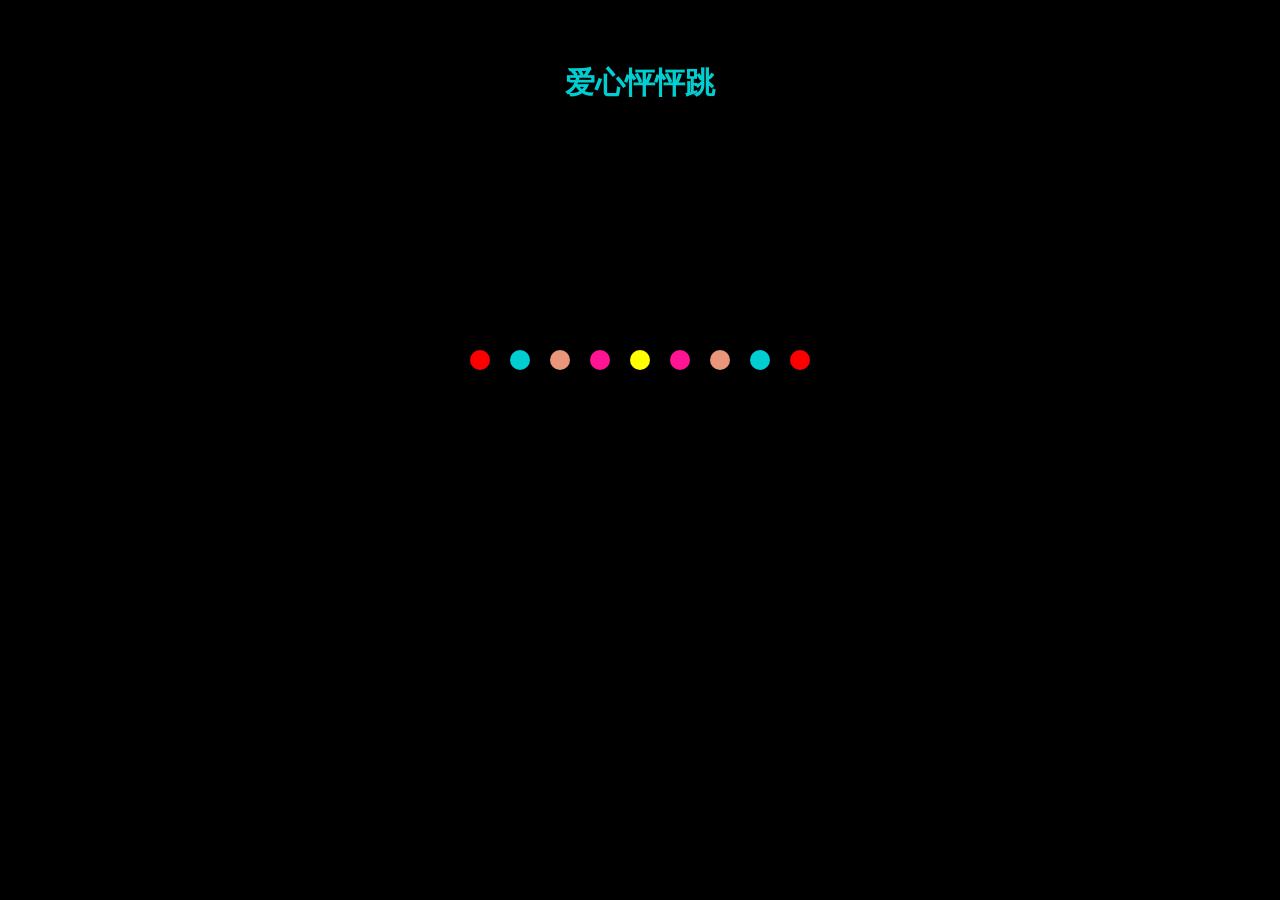
<file: HTML CSS 爱心怦怦跳/index.html>
<!DOCTYPE html>
<html lang="zh-CN">
  <head>
    <meta charset="UTF-8" />
    <meta name="viewport" content="width=device-width, initial-scale=1.0" />
    <title>HTML+CSS 爱心怦怦跳</title>
    <link rel="stylesheet" href="css/index.css" />
  </head>
  <body>
    <ul>
      <li></li>
      <li></li>
      <li></li>
      <li></li>
      <li></li>
      <li></li>
      <li></li>
      <li></li>
      <li></li>
    </ul>
  </body>
</html>
</file>
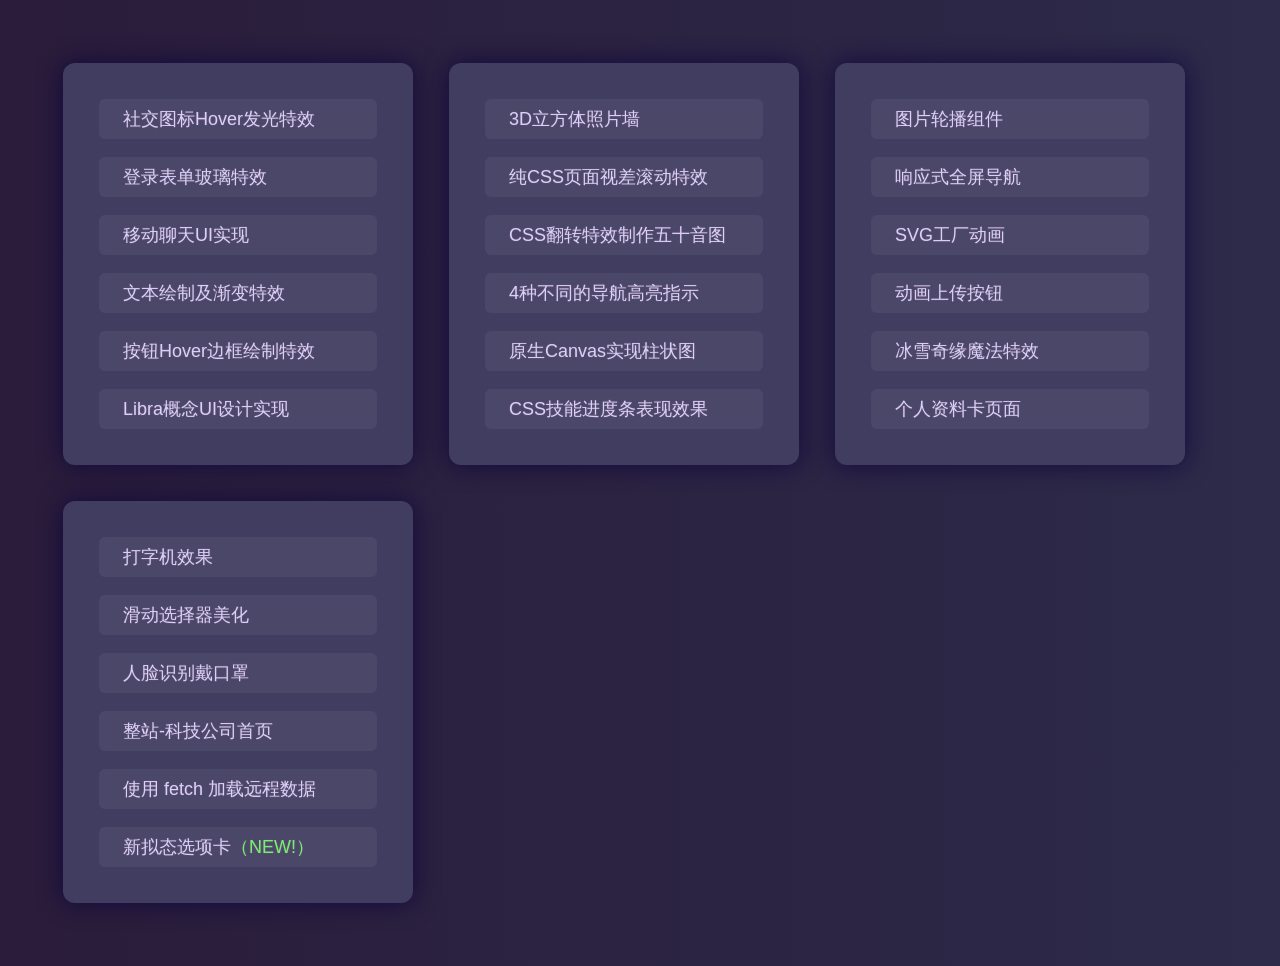
<file: 常用样式/index.html>
<!DOCTYPE html>
<html lang="en">
  <head>
    <meta charset="UTF-8" />
    <meta name="viewport" content="width=device-width, initial-scale=1.0" />
    <meta http-equiv="X-UA-Compatible" content="ie=edge" />
    <link rel="stylesheet" href="style.css" />
    <title>HTML and CSS Examples</title>
  </head>
  <body>
    <main>
      <div class="card">
        <ul>
          <li>
            <a href="01-social-icon-hover-glow-effect">社交图标Hover发光特效</a>
          </li>
          <li>
            <a href="02-login-form-glass-effect">登录表单玻璃特效</a>
          </li>
          <li>
            <a href="03-chatting-ui">移动聊天UI实现</a>
          </li>
          <li>
            <a href="04-svg-text-drawing-effect">文本绘制及渐变特效</a>
          </li>
          <li>
            <a href="05-button-hover-border-drawing-effect"
              >按钮Hover边框绘制特效</a
            >
          </li>
          <li>
            <a href="06-libra-ui-concept/">Libra概念UI设计实现</a>
          </li>
        </ul>
      </div>
      <div class="card">
        <ul>
          <li>
            <a href="07-3d-cubic-images">3D立方体照片墙</a>
          </li>
          <li>
            <a href="08-parallax-scrolling">纯CSS页面视差滚动特效</a>
          </li>
          <li>
            <a href="09-japanese-pronunciation">CSS翻转特效制作五十音图</a>
          </li>
          <li>
            <a href="10-navigation-bar">4种不同的导航高亮指示</a>
          </li>
          <li>
            <a href="11-canvas-bar-chart">原生Canvas实现柱状图</a>
          </li>
          <li>
            <a href="12-skill-progress-bar">CSS技能进度条表现效果</a>
          </li>
        </ul>
      </div>
      <div class="card">
        <ul>
          <li>
            <a href="14-image-slider">图片轮播组件</a>
          </li>
          <li>
            <a href="15-responsive-navbar/">响应式全屏导航</a>
          </li>
          <li>
            <a href="16-svg-animation-truck/">SVG工厂动画</a>
          </li>
          <li>
            <a href="17-upload-button/">动画上传按钮</a>
          </li>
          <li>
            <a href="18-elsa-magic-effect/">冰雪奇缘魔法特效</a>
          </li>
          <li>
            <a href="19-profile-card/">个人资料卡页面</a>
          </li>
        </ul>
      </div>
      <div class="card">
        <ul>
          <li>
            <a href="20-typewritter-effect/">打字机效果</a>
          </li>
          <li>
            <a href="21-range-slider/">滑动选择器美化</a>
          </li>
          <li>
            <a href="22-face-reco-mask/">人脸识别戴口罩</a>
          </li>
          <li>
            <a href="23-fullwebsite-design-agency/">整站-科技公司首页</a>
          </li>
          <li>
            <a href="24-fetch-get-data/">使用 fetch 加载远程数据</a>
          </li>
          <li>
            <a href="25-neumorphism-tabs/"
              >新拟态选项卡<span style="color: #74f174">（NEW!）</span></a
            >
          </li>
        </ul>
      </div>
    </main>
  </body>
</html>
</file>
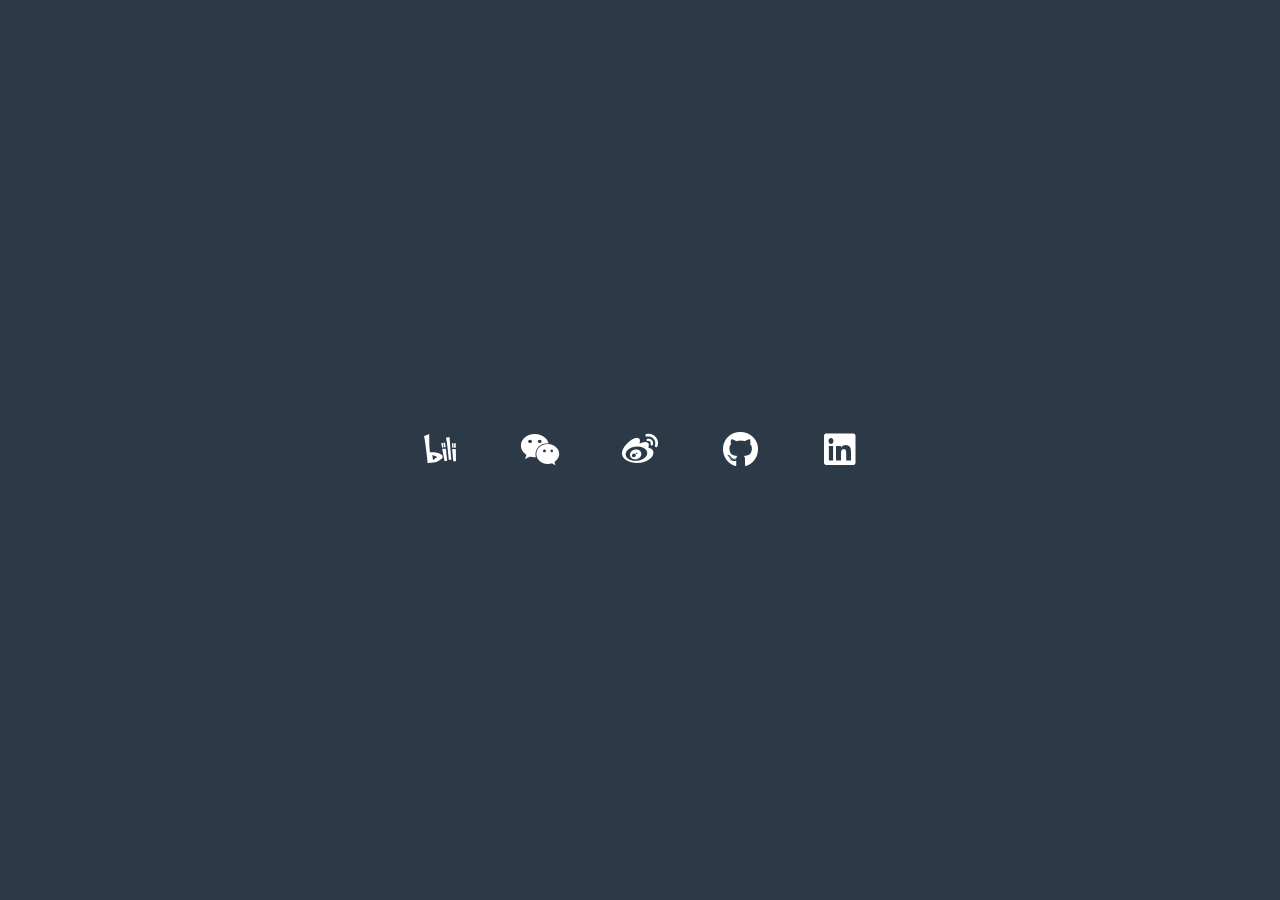
<file: 常用样式/01-social-icon-hover-glow-effect/index.html>
<!DOCTYPE html>
<html lang="en">
  <head>
    <meta charset="UTF-8" />
    <meta name="viewport" content="width=device-width, initial-scale=1.0" />
    <meta http-equiv="X-UA-Compatible" content="ie=edge" />
    <link
      href="https://cdn.bootcss.com/font-awesome/5.11.2/css/all.css"
      rel="stylesheet"
    />
    <link rel="stylesheet" href="style.css" />
    <title>社交按钮分享hover发光特效</title>
  </head>
  <body>
    <main>
      <ul>
        <li>
          <a href=""><img src="bilibili.svg" alt="" class="svg-icon"/></a>
        </li>
        <li>
          <a href=""><i class="fab fa-weixin"></i></a>
        </li>
        <li>
          <a href=""><i class="fab fa-weibo"></i></a>
        </li>
        <li>
          <a href=""><i class="fab fa-github"></i></a>
        </li>
        <li>
          <a href=""><i class="fab fa-linkedin"></i></a>
        </li>
      </ul>
    </main>
  </body>
</html>
</file>
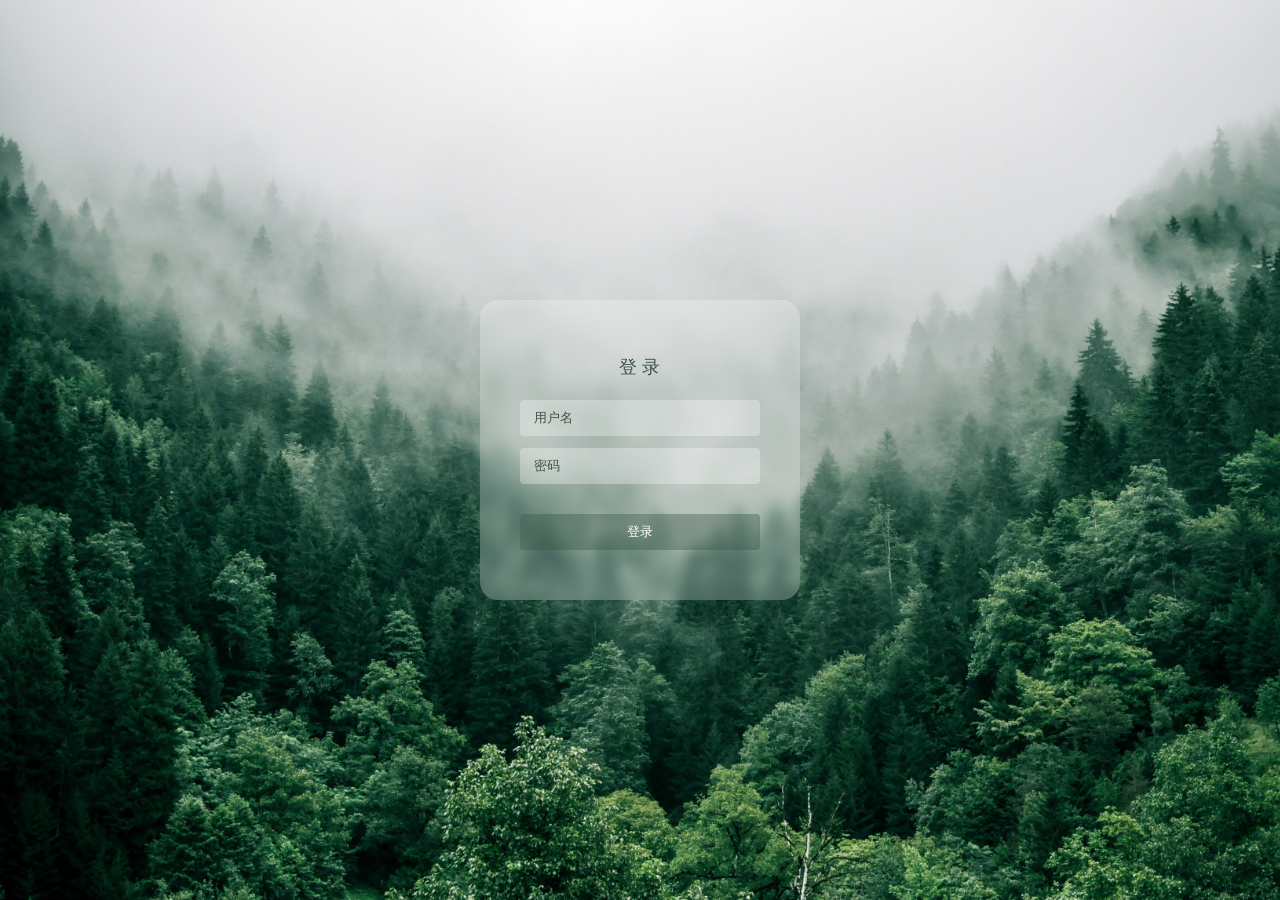
<file: 常用样式/02-login-form-glass-effect/index.html>
<!DOCTYPE html>
<html lang="en">
  <head>
    <meta charset="UTF-8" />
    <meta
      name="viewport"
      content="width=device-width, initial-scale=1.0"
    />
    <meta
      http-equiv="X-UA-Compatible"
      content="ie=edge"
    />
    <link rel="stylesheet" href="style.css" />
    <title>Static Template</title>
  </head>
  <body>
    <div class="container">
        <form action="#" class="login-form">
          <h2>登 录</h2>
          <input
            type="text"
            name="username"
            placeholder="用户名"
          />
          <input
            type="password"
            name="password"
            placeholder="密码"
          />
          <button type="submit">登录</button>
        </form>
      </div>
    </div>
  </body>
</html>
</file>
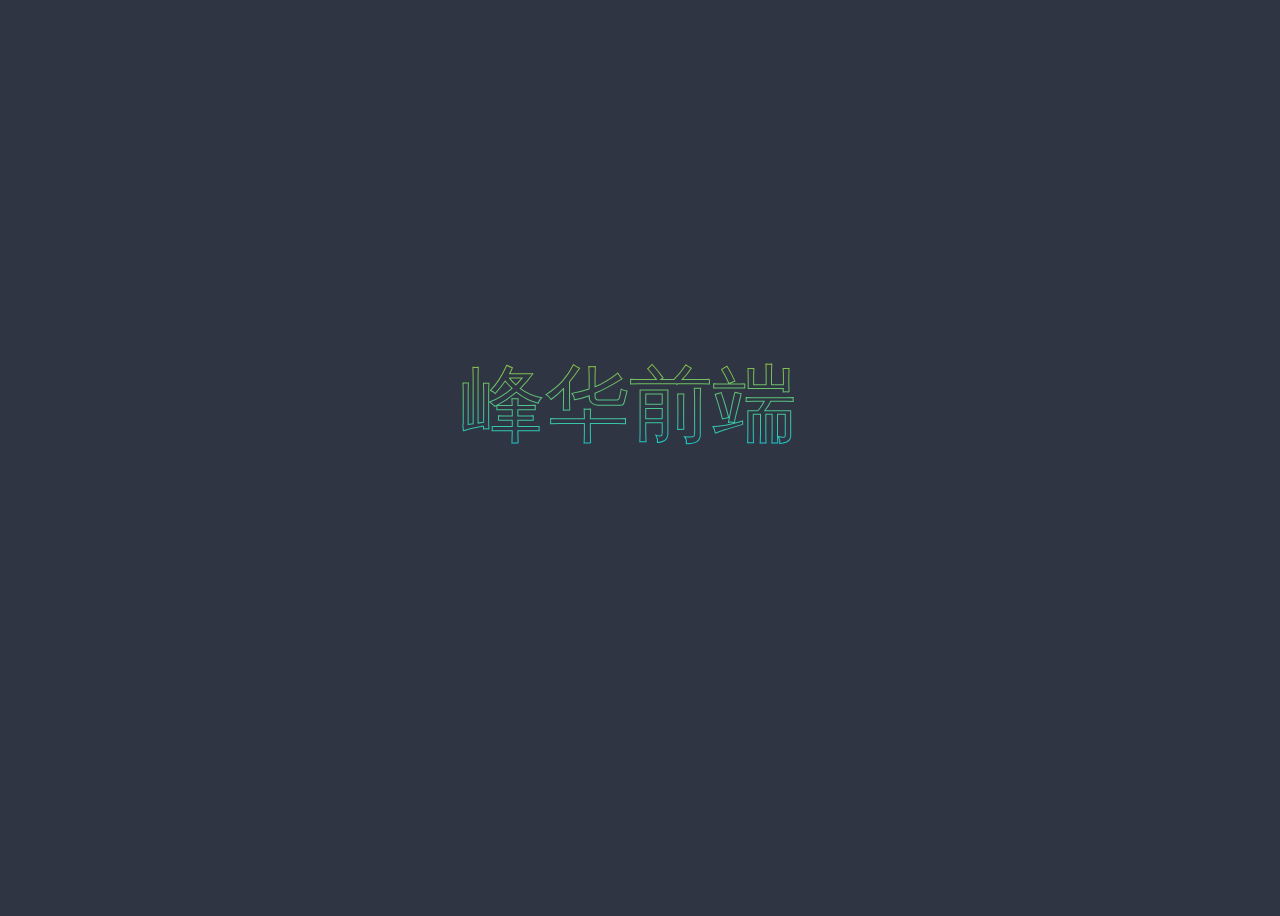
<file: 常用样式/04-svg-text-drawing-effect/index.html>
<!DOCTYPE html>
<html lang="en">
  <head>
    <meta charset="UTF-8" />
    <meta name="viewport" content="width=device-width, initial-scale=1.0" />
    <meta http-equiv="X-UA-Compatible" content="ie=edge" />
    <link rel="stylesheet" href="style.css" />
    <title>Static Template</title>
  </head>
  <body>
    <div class="container">
      <svg width="375" height="250" class="text">
        <!-- 定义渐变颜色 -->
        <defs>
          <linearGradient id="geekColor" gradientTransform="rotate(90)">
            <stop offset="0%" stop-color="#91bd3a">
              <!-- 渐变动画 -->
              <animate
                attributeName="stop-color"
                values="#91bd3a;#12cad6;#91bd3a"
                dur="10s"
                begin="3s"
                repeatCount="indefinite"
              ></animate>
            </stop>

            <stop offset="100%" stop-color="#12cad6">
              <animate
                attributeName="stop-color"
                values="#12cad6;#91bd3a;#12cad6"
                dur="10s"
                begin="3s"
                repeatCount="indefinite"
              ></animate>
            </stop>
          </linearGradient>
        </defs>

        <text class="logo_text" x="0" y="100">
          峰华前端
        </text>
      </svg>
    </div>
  </body>
</html>
</file>
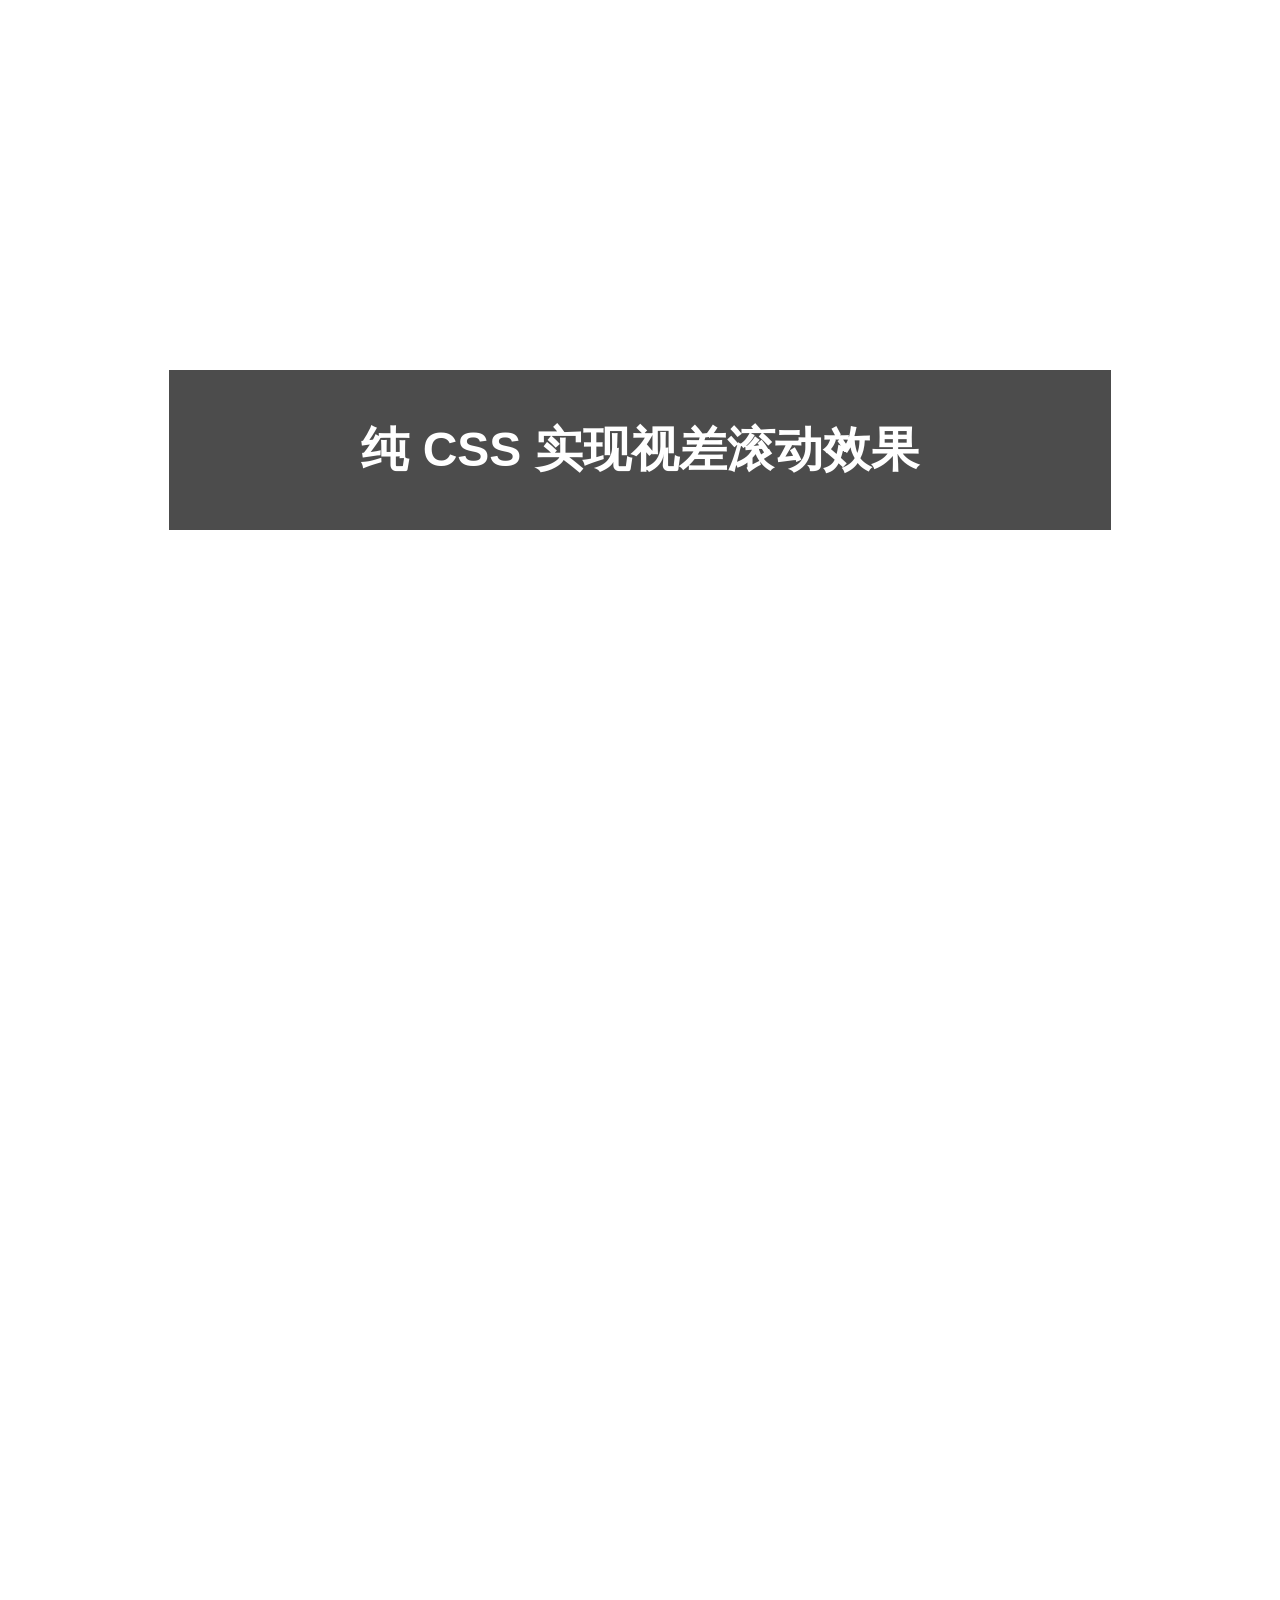
<file: 常用样式/08-parallax-scrolling/index.html>
<!DOCTYPE html>
<html lang="en">
  <head>
    <meta charset="UTF-8" />
    <meta name="viewport" content="width=device-width, initial-scale=1.0" />
    <meta http-equiv="X-UA-Compatible" content="ie=edge" />
    <link rel="stylesheet" href="style.css" />
    <title>Document</title>
  </head>
  <body>
    <header>
      <h1>纯 CSS 实现视差滚动效果</h1>
    </header>
    <main>
      <article>
        <p>
          《洛神赋》是中国三国时期曹魏文学家曹植创作的辞赋名篇。此赋虚构了作者自己与洛神的邂逅和彼此间的思慕爱恋，洛神形象美丽绝伦，人神之恋飘渺迷离，但由于人神道殊而不能结合，最后抒发了无限的悲伤怅惘之情。全篇大致可分为六段：第一段写作者从洛阳回封地时，在恍惚之际看到洛神伫立山崖；第二段写洛神容仪服饰之美；第三段写作者爱慕洛神既识礼仪又善言辞，虽相互赠答，但担心遇合受阻；第四段写洛神为“君王”之诚所感后将来而未至的情状和举动；第五段写洛神来临扈从之多，终以人神道殊，含恨离去；第六段写洛神去后作者对顾望思慕不忍离去的深情。全赋辞采华美，描写细腻，想象丰富，情思绻缱，若有寄托。
        </p>
        <p>
          黄初三年，余朝京师，还济洛川。古人有言，斯水之神，名曰宓妃。感宋玉对楚王神女之事，遂作斯赋。其辞曰：余从京域，言归东藩。背伊阙，越轘辕，经通谷，陵景山。日既西倾，车殆马烦。尔乃税驾乎蘅皋，秣驷乎芝田，容与乎阳林，流眄乎洛川。于是精移神骇，忽焉思散。俯则末察，仰以殊观，睹一丽人，于岩之畔。乃援御者而告之曰：“尔有觌于彼者乎？彼何人斯？若此之艳也！”御者对曰：“臣闻河洛之神，名曰宓妃。然则君王所见，无乃日乎？其状若何？臣愿闻之。”余告之曰：“其形也，翩若惊鸿，婉若游龙。荣曜秋菊，华茂春松。仿佛兮若轻云之蔽月，飘摇兮若流风之回雪。远而望之，皎若太阳升朝霞；迫而察之，灼若芙蕖出渌波。秾纤得衷，修短合度。肩若削成，腰如约素。延颈秀项，皓质呈露。芳泽无加，铅华弗御。云髻峨峨，修眉联娟。丹唇外朗，皓齿内鲜，明眸善睐，靥辅承权。瑰姿艳逸，仪静体闲。柔情绰态，媚于语言。奇服旷世，骨像应图。披罗衣之璀粲兮，珥瑶碧之华琚。戴金翠之首饰，缀明珠以耀躯。践远游之文履，曳雾绡之轻裾。微幽兰之芳蔼兮，步踟蹰于山隅。于是忽焉纵体，以遨以嬉。左倚采旄，右荫桂旗。壤皓腕于神浒兮，采湍濑之玄芝。余情悦其淑美兮，心振荡而不怡。无良媒以接欢兮，托微波而通辞。愿诚素之先达兮，解玉佩以要之。嗟佳人之信修，羌习礼而明诗。抗琼［王弟］以和予兮，指潜渊而为期。执眷眷之款实兮，惧斯灵之我欺。感交甫之弃言兮，怅犹豫而狐疑。收和颜而静志兮，申礼防以自持。于是洛灵感焉，徙倚彷徨，神光离合，乍阴乍阳。竦轻躯以鹤立，若将飞而未翔。践椒涂之郁烈，步蘅薄而流芳。超长吟以永慕兮，声哀厉而弥长。尔乃众灵杂遢，命俦啸侣，或戏清流，或翔神渚，或采明珠，或拾翠羽。从南湘之二妃，携汉滨之游女。叹匏瓜之无匹兮，咏牵牛之独处。扬轻袿之猗靡兮，翳修袖以延伫。休迅飞凫，飘忽若神，陵波微步，罗袜生尘。动无常则，若危若安。进止难期，若往若还。转眄流精，光润玉颜。含辞未吐，气若幽兰。华容婀娜，令我忘餐。于是屏翳收风，川后静波。冯夷鸣鼓，女娲清歌。腾文鱼以警乘，鸣玉鸾以偕逝。六龙俨其齐首，载云车之容裔，鲸鲵踊而夹毂，水禽翔而为卫。于是越北沚。过南冈，纡素领，回清阳，动朱唇以徐言，陈交接之大纲。恨人神之道殊兮，怨盛年之莫当。抗罗袂以掩涕兮，泪流襟之浪浪。悼良会之永绝兮。哀一逝而异乡。无微情以效爱兮，献江南之明。虽潜处于太阳，长寄心于君王。忽不悟其所舍，怅神宵而蔽光。于是背下陵高，足往神留，遗情想像，顾望怀愁。冀灵体之复形，御轻舟而上溯。浮长川而忘返，思绵绵督。夜耿耿而不寐，沾繁霜而至曙。命仆夫而就驾，吾将归乎东路。揽騑辔以抗策，怅盘桓而不能去。
        </p>
      </article>
    </main>
  </body>
</html>
</file>
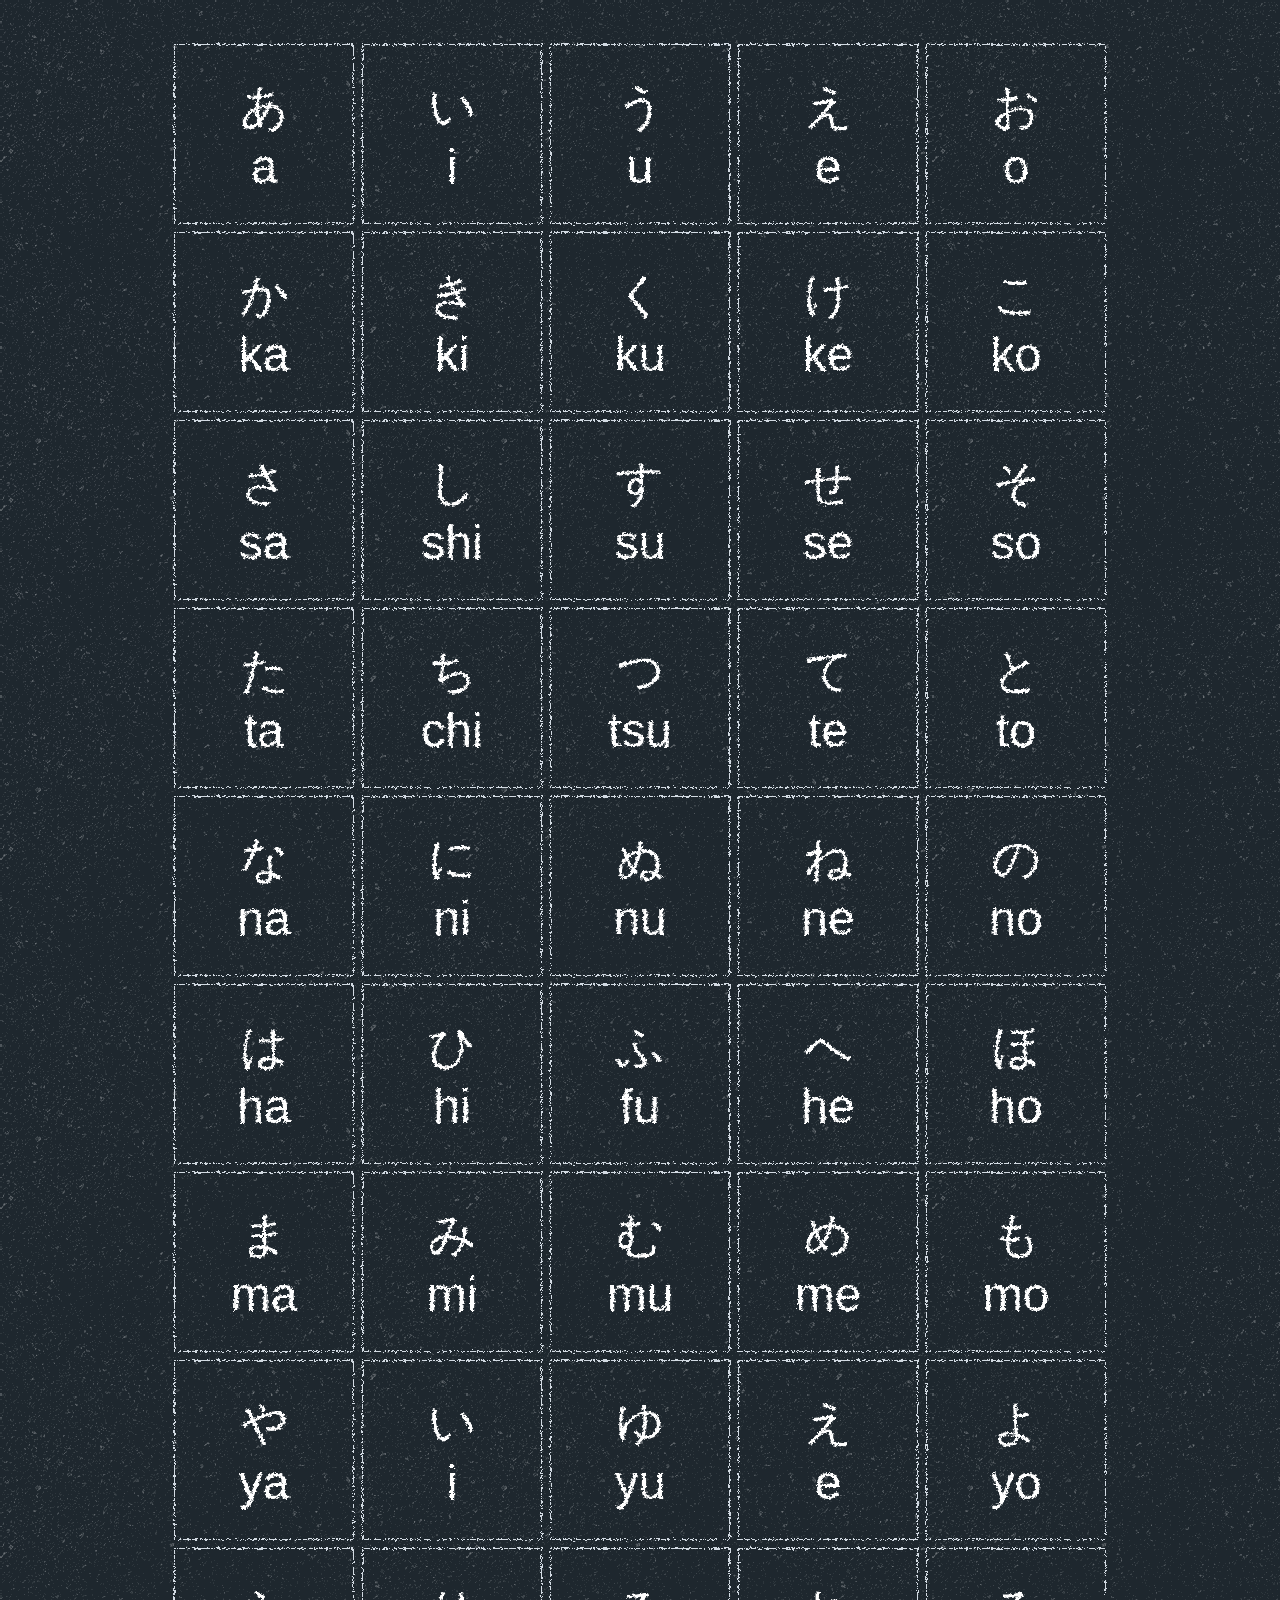
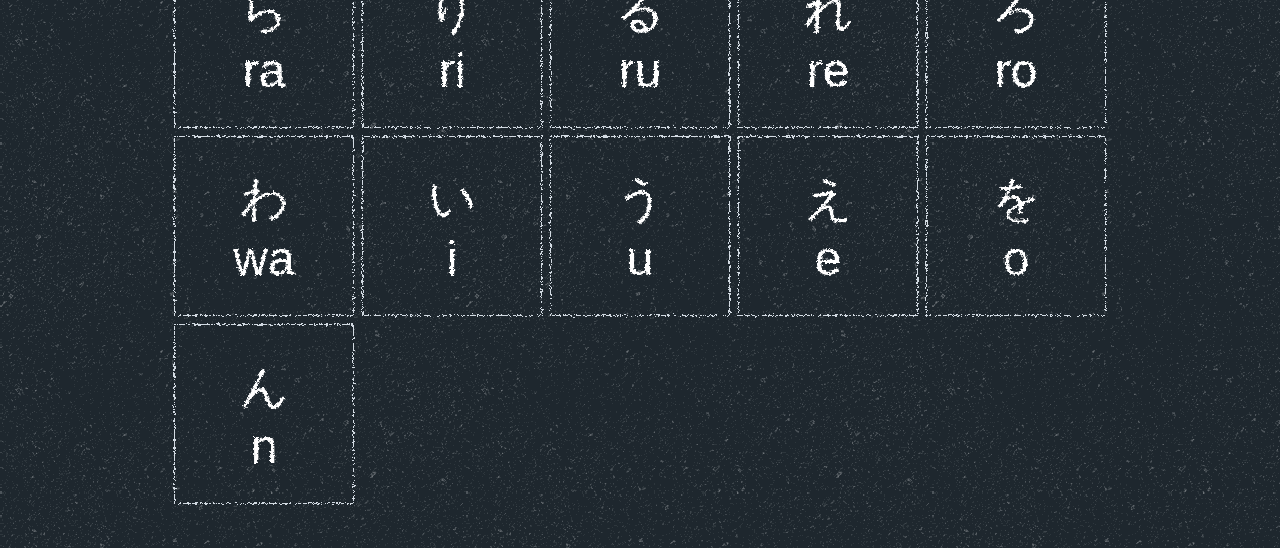
<file: 常用样式/09-japanese-pronunciation/index.html>
<!DOCTYPE html>
<html lang="en">
  <head>
    <meta charset="UTF-8" />
    <meta name="viewport" content="width=device-width, initial-scale=1.0" />
    <meta http-equiv="X-UA-Compatible" content="ie=edge" />
    <link rel="stylesheet" href="style.css" />
    <title>日语五十音图</title>
  </head>
  <body>
    <!-- 粉笔图案模式（pattern）定义, 来自： -->
    <!-- https://codepen.io/shshaw/pen/jmMpmd -->
    <svg style="display: none">
      <filter id="chalk">
        <feTurbulence
          result="T"
          numOctaves="3"
          seed="0"
          type="fractalNoise"
          baseFrequency=".4"
        />
        <feOffset dy="-2" dx="-2" />
        <feDisplacementMap
          in2="T"
          scale="5"
          xChannelSelector="R"
          yChannelSelector="G"
          in="SourceGraphic"
        />
      </filter>
    </svg>
    <!-- 粉笔图案模式（pattern）定义结束 -->
    <main>
      <!-- 五十音图容器 -->
      <div class="jp-grid">
        <!-- 行元素 -->
        <div class="row">
          <!-- 发音单元格 -->
          <div class="pro-card-wrapper">
            <!-- 控制前、后翻转 -->
            <div class="pro-card">
              <!-- 平假名 -->
              <div class="hiragana">
                <div class="character">あ</div>
                <div class="romaji">a</div>
              </div>
              <!-- 片假名 -->
              <div class="katakana">
                <div class="character">ア</div>
                <div class="romaji">a</div>
              </div>
            </div>
          </div>
          <div class="pro-card-wrapper">
            <div class="pro-card">
              <div class="hiragana">
                <div class="character">い</div>
                <div class="romaji">i</div>
              </div>
              <div class="katakana">
                <div class="character">イ</div>
                <div class="romaji">i</div>
              </div>
            </div>
          </div>
          <div class="pro-card-wrapper">
            <div class="pro-card">
              <div class="hiragana">
                <div class="character">う</div>
                <div class="romaji">u</div>
              </div>
              <div class="katakana">
                <div class="character">ウ</div>
                <div class="romaji">u</div>
              </div>
            </div>
          </div>
          <div class="pro-card-wrapper">
            <div class="pro-card">
              <div class="hiragana">
                <div class="character">え</div>
                <div class="romaji">e</div>
              </div>
              <div class="katakana">
                <div class="character">エ</div>
                <div class="romaji">e</div>
              </div>
            </div>
          </div>
          <div class="pro-card-wrapper">
            <div class="pro-card">
              <div class="hiragana">
                <div class="character">お</div>
                <div class="romaji">o</div>
              </div>
              <div class="katakana">
                <div class="character">オ</div>
                <div class="romaji">o</div>
              </div>
            </div>
          </div>
        </div>
        <div class="row">
          <div class="pro-card-wrapper">
            <div class="pro-card">
              <div class="hiragana">
                <div class="character">か</div>
                <div class="romaji">ka</div>
              </div>
              <div class="katakana">
                <div class="character">カ</div>
                <div class="romaji">ka</div>
              </div>
            </div>
          </div>
          <div class="pro-card-wrapper">
            <div class="pro-card">
              <div class="hiragana">
                <div class="character">き</div>
                <div class="romaji">ki</div>
              </div>
              <div class="katakana">
                <div class="character">キ</div>
                <div class="romaji">ki</div>
              </div>
            </div>
          </div>
          <div class="pro-card-wrapper">
            <div class="pro-card">
              <div class="hiragana">
                <div class="character">く</div>
                <div class="romaji">ku</div>
              </div>
              <div class="katakana">
                <div class="character">ク</div>
                <div class="romaji">ku</div>
              </div>
            </div>
          </div>
          <div class="pro-card-wrapper">
            <div class="pro-card">
              <div class="hiragana">
                <div class="character">け</div>
                <div class="romaji">ke</div>
              </div>
              <div class="katakana">
                <div class="character">ケ</div>
                <div class="romaji">ke</div>
              </div>
            </div>
          </div>
          <div class="pro-card-wrapper">
            <div class="pro-card">
              <div class="hiragana">
                <div class="character">こ</div>
                <div class="romaji">ko</div>
              </div>
              <div class="katakana">
                <div class="character">コ</div>
                <div class="romaji">ko</div>
              </div>
            </div>
          </div>
        </div>
        <div class="row">
          <div class="pro-card-wrapper">
            <div class="pro-card">
              <div class="hiragana">
                <div class="character">さ</div>
                <div class="romaji">sa</div>
              </div>
              <div class="katakana">
                <div class="character">サ</div>
                <div class="romaji">sa</div>
              </div>
            </div>
          </div>
          <div class="pro-card-wrapper">
            <div class="pro-card">
              <div class="hiragana">
                <div class="character">し</div>
                <div class="romaji">shi</div>
              </div>
              <div class="katakana">
                <div class="character">シ</div>
                <div class="romaji">shi</div>
              </div>
            </div>
          </div>
          <div class="pro-card-wrapper">
            <div class="pro-card">
              <div class="hiragana">
                <div class="character">す</div>
                <div class="romaji">su</div>
              </div>
              <div class="katakana">
                <div class="character">ス</div>
                <div class="romaji">su</div>
              </div>
            </div>
          </div>
          <div class="pro-card-wrapper">
            <div class="pro-card">
              <div class="hiragana">
                <div class="character">せ</div>
                <div class="romaji">se</div>
              </div>
              <div class="katakana">
                <div class="character">セ</div>
                <div class="romaji">se</div>
              </div>
            </div>
          </div>
          <div class="pro-card-wrapper">
            <div class="pro-card">
              <div class="hiragana">
                <div class="character">そ</div>
                <div class="romaji">so</div>
              </div>
              <div class="katakana">
                <div class="character">ソ</div>
                <div class="romaji">so</div>
              </div>
            </div>
          </div>
        </div>

        <div class="row">
          <div class="pro-card-wrapper">
            <div class="pro-card">
              <div class="hiragana">
                <div class="character">た</div>
                <div class="romaji">ta</div>
              </div>
              <div class="katakana">
                <div class="character">タ</div>
                <div class="romaji">ta</div>
              </div>
            </div>
          </div>
          <div class="pro-card-wrapper">
            <div class="pro-card">
              <div class="hiragana">
                <div class="character">ち</div>
                <div class="romaji">chi</div>
              </div>
              <div class="katakana">
                <div class="character">チ</div>
                <div class="romaji">chi</div>
              </div>
            </div>
          </div>
          <div class="pro-card-wrapper">
            <div class="pro-card">
              <div class="hiragana">
                <div class="character">つ</div>
                <div class="romaji">tsu</div>
              </div>
              <div class="katakana">
                <div class="character">ツ</div>
                <div class="romaji">tsu</div>
              </div>
            </div>
          </div>
          <div class="pro-card-wrapper">
            <div class="pro-card">
              <div class="hiragana">
                <div class="character">て</div>
                <div class="romaji">te</div>
              </div>
              <div class="katakana">
                <div class="character">テ</div>
                <div class="romaji">te</div>
              </div>
            </div>
          </div>
          <div class="pro-card-wrapper">
            <div class="pro-card">
              <div class="hiragana">
                <div class="character">と</div>
                <div class="romaji">to</div>
              </div>
              <div class="katakana">
                <div class="character">ト</div>
                <div class="romaji">to</div>
              </div>
            </div>
          </div>
        </div>
        <div class="row">
          <div class="pro-card-wrapper">
            <div class="pro-card">
              <div class="hiragana">
                <div class="character">な</div>
                <div class="romaji">na</div>
              </div>
              <div class="katakana">
                <div class="character">ナ</div>
                <div class="romaji">na</div>
              </div>
            </div>
          </div>
          <div class="pro-card-wrapper">
            <div class="pro-card">
              <div class="hiragana">
                <div class="character">に</div>
                <div class="romaji">ni</div>
              </div>
              <div class="katakana">
                <div class="character">ニ</div>
                <div class="romaji">ni</div>
              </div>
            </div>
          </div>
          <div class="pro-card-wrapper">
            <div class="pro-card">
              <div class="hiragana">
                <div class="character">ぬ</div>
                <div class="romaji">nu</div>
              </div>
              <div class="katakana">
                <div class="character">ヌ</div>
                <div class="romaji">nu</div>
              </div>
            </div>
          </div>
          <div class="pro-card-wrapper">
            <div class="pro-card">
              <div class="hiragana">
                <div class="character">ね</div>
                <div class="romaji">ne</div>
              </div>
              <div class="katakana">
                <div class="character">ネ</div>
                <div class="romaji">ne</div>
              </div>
            </div>
          </div>
          <div class="pro-card-wrapper">
            <div class="pro-card">
              <div class="hiragana">
                <div class="character">の</div>
                <div class="romaji">no</div>
              </div>
              <div class="katakana">
                <div class="character">ノ</div>
                <div class="romaji">no</div>
              </div>
            </div>
          </div>
        </div>
        <div class="row">
          <div class="pro-card-wrapper">
            <div class="pro-card">
              <div class="hiragana">
                <div class="character">は</div>
                <div class="romaji">ha</div>
              </div>
              <div class="katakana">
                <div class="character">ハ</div>
                <div class="romaji">ha</div>
              </div>
            </div>
          </div>
          <div class="pro-card-wrapper">
            <div class="pro-card">
              <div class="hiragana">
                <div class="character">ひ</div>
                <div class="romaji">hi</div>
              </div>
              <div class="katakana">
                <div class="character">ヒ</div>
                <div class="romaji">hi</div>
              </div>
            </div>
          </div>
          <div class="pro-card-wrapper">
            <div class="pro-card">
              <div class="hiragana">
                <div class="character">ふ</div>
                <div class="romaji">fu</div>
              </div>
              <div class="katakana">
                <div class="character">フ</div>
                <div class="romaji">fu</div>
              </div>
            </div>
          </div>
          <div class="pro-card-wrapper">
            <div class="pro-card">
              <div class="hiragana">
                <div class="character">へ</div>
                <div class="romaji">he</div>
              </div>
              <div class="katakana">
                <div class="character">ヘ</div>
                <div class="romaji">he</div>
              </div>
            </div>
          </div>
          <div class="pro-card-wrapper">
            <div class="pro-card">
              <div class="hiragana">
                <div class="character">ほ</div>
                <div class="romaji">ho</div>
              </div>
              <div class="katakana">
                <div class="character">ホ</div>
                <div class="romaji">ho</div>
              </div>
            </div>
          </div>
        </div>
        <div class="row">
          <div class="pro-card-wrapper">
            <div class="pro-card">
              <div class="hiragana">
                <div class="character">ま</div>
                <div class="romaji">ma</div>
              </div>
              <div class="katakana">
                <div class="character">マ</div>
                <div class="romaji">ma</div>
              </div>
            </div>
          </div>
          <div class="pro-card-wrapper">
            <div class="pro-card">
              <div class="hiragana">
                <div class="character">み</div>
                <div class="romaji">mi</div>
              </div>
              <div class="katakana">
                <div class="character">ミ</div>
                <div class="romaji">mi</div>
              </div>
            </div>
          </div>
          <div class="pro-card-wrapper">
            <div class="pro-card">
              <div class="hiragana">
                <div class="character">む</div>
                <div class="romaji">mu</div>
              </div>
              <div class="katakana">
                <div class="character">ム</div>
                <div class="romaji">mu</div>
              </div>
            </div>
          </div>
          <div class="pro-card-wrapper">
            <div class="pro-card">
              <div class="hiragana">
                <div class="character">め</div>
                <div class="romaji">me</div>
              </div>
              <div class="katakana">
                <div class="character">メ</div>
                <div class="romaji">me</div>
              </div>
            </div>
          </div>
          <div class="pro-card-wrapper">
            <div class="pro-card">
              <div class="hiragana">
                <div class="character">も</div>
                <div class="romaji">mo</div>
              </div>
              <div class="katakana">
                <div class="character">モ</div>
                <div class="romaji">mo</div>
              </div>
            </div>
          </div>
        </div>
        <div class="row">
          <div class="pro-card-wrapper">
            <div class="pro-card">
              <div class="hiragana">
                <div class="character">や</div>
                <div class="romaji">ya</div>
              </div>
              <div class="katakana">
                <div class="character">ヤ</div>
                <div class="romaji">ya</div>
              </div>
            </div>
          </div>
          <div class="pro-card-wrapper">
            <div class="pro-card">
              <div class="hiragana">
                <div class="character">い</div>
                <div class="romaji">i</div>
              </div>
              <div class="katakana">
                <div class="character">イ</div>
                <div class="romaji">i</div>
              </div>
            </div>
          </div>
          <div class="pro-card-wrapper">
            <div class="pro-card">
              <div class="hiragana">
                <div class="character">ゆ</div>
                <div class="romaji">yu</div>
              </div>
              <div class="katakana">
                <div class="character">ユ</div>
                <div class="romaji">yu</div>
              </div>
            </div>
          </div>
          <div class="pro-card-wrapper">
            <div class="pro-card">
              <div class="hiragana">
                <div class="character">え</div>
                <div class="romaji">e</div>
              </div>
              <div class="katakana">
                <div class="character">エ</div>
                <div class="romaji">e</div>
              </div>
            </div>
          </div>
          <div class="pro-card-wrapper">
            <div class="pro-card">
              <div class="hiragana">
                <div class="character">よ</div>
                <div class="romaji">yo</div>
              </div>
              <div class="katakana">
                <div class="character">ヨ</div>
                <div class="romaji">yo</div>
              </div>
            </div>
          </div>
        </div>
        <div class="row">
          <div class="pro-card-wrapper">
            <div class="pro-card">
              <div class="hiragana">
                <div class="character">ら</div>
                <div class="romaji">ra</div>
              </div>
              <div class="katakana">
                <div class="character">ラ</div>
                <div class="romaji">ra</div>
              </div>
            </div>
          </div>
          <div class="pro-card-wrapper">
            <div class="pro-card">
              <div class="hiragana">
                <div class="character">り</div>
                <div class="romaji">ri</div>
              </div>
              <div class="katakana">
                <div class="character">リ</div>
                <div class="romaji">ri</div>
              </div>
            </div>
          </div>
          <div class="pro-card-wrapper">
            <div class="pro-card">
              <div class="hiragana">
                <div class="character">る</div>
                <div class="romaji">ru</div>
              </div>
              <div class="katakana">
                <div class="character">ル</div>
                <div class="romaji">ru</div>
              </div>
            </div>
          </div>
          <div class="pro-card-wrapper">
            <div class="pro-card">
              <div class="hiragana">
                <div class="character">れ</div>
                <div class="romaji">re</div>
              </div>
              <div class="katakana">
                <div class="character">レ</div>
                <div class="romaji">re</div>
              </div>
            </div>
          </div>
          <div class="pro-card-wrapper">
            <div class="pro-card">
              <div class="hiragana">
                <div class="character">ろ</div>
                <div class="romaji">ro</div>
              </div>
              <div class="katakana">
                <div class="character">ロ</div>
                <div class="romaji">ro</div>
              </div>
            </div>
          </div>
        </div>
        <div class="row">
          <div class="pro-card-wrapper">
            <div class="pro-card">
              <div class="hiragana">
                <div class="character">わ</div>
                <div class="romaji">wa</div>
              </div>
              <div class="katakana">
                <div class="character">ワ</div>
                <div class="romaji">wa</div>
              </div>
            </div>
          </div>
          <div class="pro-card-wrapper">
            <div class="pro-card">
              <div class="hiragana">
                <div class="character">い</div>
                <div class="romaji">i</div>
              </div>
              <div class="katakana">
                <div class="character">イ</div>
                <div class="romaji">i</div>
              </div>
            </div>
          </div>
          <div class="pro-card-wrapper">
            <div class="pro-card">
              <div class="hiragana">
                <div class="character">う</div>
                <div class="romaji">u</div>
              </div>
              <div class="katakana">
                <div class="character">ウ</div>
                <div class="romaji">u</div>
              </div>
            </div>
          </div>
          <div class="pro-card-wrapper">
            <div class="pro-card">
              <div class="hiragana">
                <div class="character">え</div>
                <div class="romaji">e</div>
              </div>
              <div class="katakana">
                <div class="character">エ</div>
                <div class="romaji">e</div>
              </div>
            </div>
          </div>
          <div class="pro-card-wrapper">
            <div class="pro-card">
              <div class="hiragana">
                <div class="character">を</div>
                <div class="romaji">o</div>
              </div>
              <div class="katakana">
                <div class="character">ヲ</div>
                <div class="romaji">o</div>
              </div>
            </div>
          </div>
        </div>
        <div class="row">
          <div class="pro-card-wrapper">
            <div class="pro-card">
              <div class="hiragana">
                <div class="character">ん</div>
                <div class="romaji">n</div>
              </div>
              <div class="katakana">
                <div class="character">ン</div>
                <div class="romaji">n</div>
              </div>
            </div>
          </div>
        </div>
      </div>
      <!-- 五十音图结束 -->
    </main>
  </body>
</html>
</file>
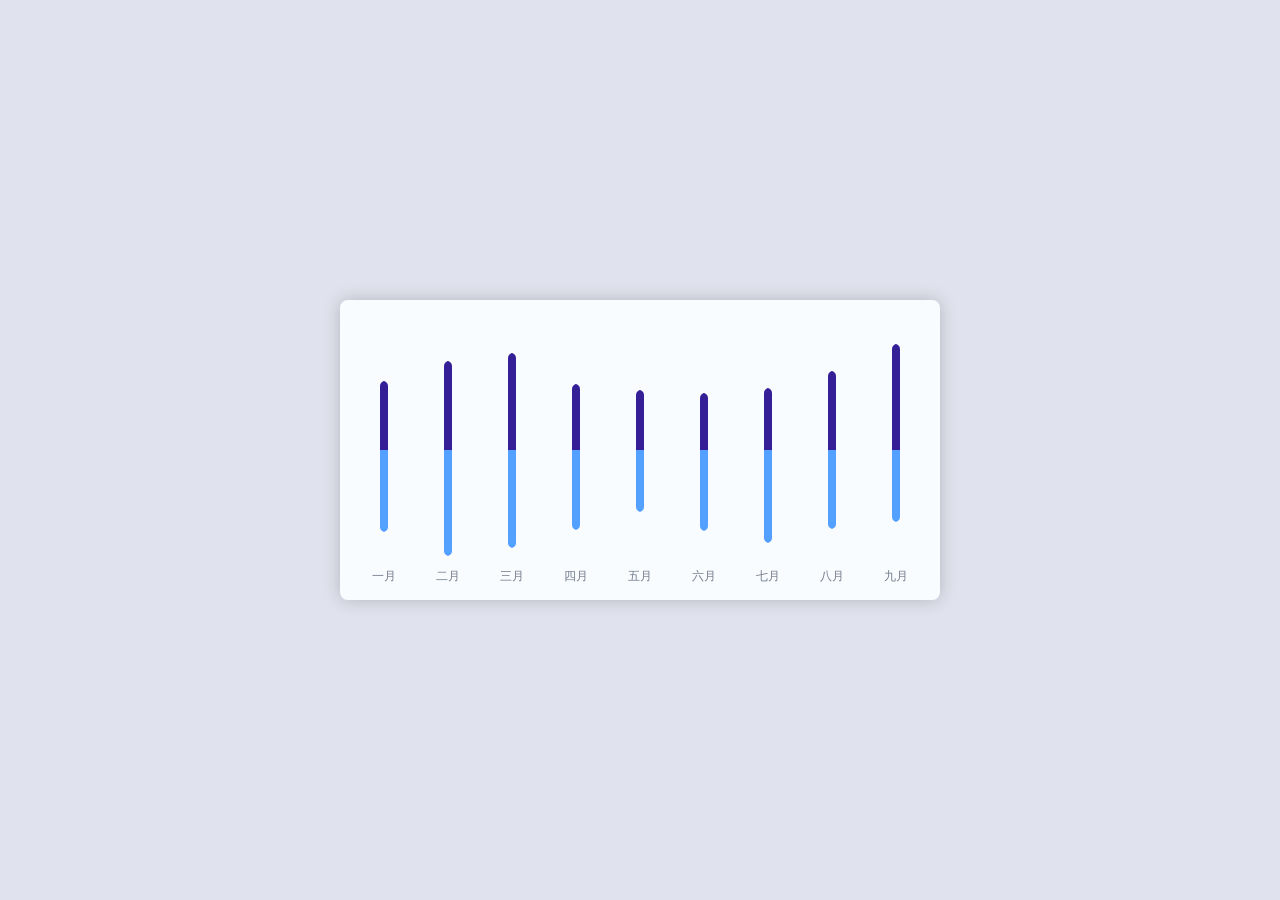
<file: 常用样式/11-canvas-bar-chart/index.html>
<!DOCTYPE html>
<html lang="en">
  <head>
    <meta charset="UTF-8" />
    <meta name="viewport" content="width=device-width, initial-scale=1.0" />
    <meta http-equiv="X-UA-Compatible" content="ie=edge" />
    <style type="text/css">
      html,
      body {
        margin: 0;
        padding: 0;
      }
      main {
        display: flex;
        align-items: center;
        justify-content: center;
        height: 100vh;
        background-color: #e0e3ed;
      }
      canvas {
        border-radius: 8px;
        box-shadow: 0 0 18px rgba(0, 0, 0, 0.2);
      }
    </style>
    <title>Canvs 实现柱状图</title>
  </head>
  <body onload="draw();">
    <main>
      <canvas width="600" height="300" id="bar-chart"></canvas>
    </main>

    <script type="text/javascript">
      // 月份
      const months = [
        "一月",
        "二月",
        "三月",
        "四月",
        "五月",
        "六月",
        "七月",
        "八月",
        "九月"
      ];

      // function init() {
      //   window.requestAnimationFrame(draw);
      // }

      function draw() {
        var canvas = document.getElementById("bar-chart");
        var ctx = canvas.getContext("2d");

        // 获取canvas宽和高
        let cWidth = canvas.width;
        let cHeight = canvas.height;

        ctx.fillStyle = "#f8fcff";
        ctx.fillRect(0, 0, cWidth, cHeight);

        // 计算 9 个柱子的位置
        // canvas 内边距
        let padding = 40;

        // 柱子宽度
        let width = 8;

        // 柱子最大高度
        let maxHeight = (cHeight - 2 * padding) / 2;

        // 柱子最小高度
        let minHeight = maxHeight / 2;

        // 柱子间距
        let barGap = (cWidth - 2 * padding - 9 * width) / 8;

        // 柱子圆角
        let radius = 5;

        // y坐标起始于canvas中间
        let y = cHeight / 2;

        for (let i = 0; i < 9; i++) {
          // 柱子上半部分高度，随机产生[minHeight, maxHeight]区间的数字
          let height1 = Math.floor(
            Math.random() * (maxHeight - minHeight + 1) + minHeight
          );
          // 柱子下半部分高度，随机产生[minHeight, maxHeight]区间的数字
          let height2 = Math.floor(
            Math.random() * (maxHeight - minHeight + 1) + minHeight
          );

          // 计算每个柱子起始x坐标的位置
          let x = padding + (barGap + width) * i;
          // 画柱图
          drawBar(ctx, x, y, width, height1, height2, radius);

          // 画月份文字
          ctx.fillStyle = "#747D8C";
          ctx.textAlign = "center";

          // 设置字体粗细，大小，字体名
          ctx.font = "300 12px sans-serif";
          // 在柱体中间位置开始画文字
          ctx.fillText(months[i], x + width / 2, y + maxHeight + 20);
        }
      }

      // 画柱子
      function drawBar(ctx, x, y, width, height1, height2, radius) {
        ctx.beginPath();
        // 上半部分，四条边，两个圆角
        ctx.moveTo(x, y);
        ctx.lineTo(x, y - height1 + radius);
        ctx.arcTo(x, y - height1, x + radius, y - height1, radius);
        ctx.lineTo(x + width - radius, y - height1);
        ctx.arcTo(
          x + width,
          y - height1,
          x + width,
          y - height1 + radius,
          radius
        );
        ctx.lineTo(x + width, y);
        ctx.lineTo(x, y);
        ctx.fillStyle = "#341F97";
        ctx.fill();

        // 下半部分，四条边，两个圆角
        ctx.beginPath();
        ctx.moveTo(x, y);
        ctx.lineTo(x, y + height2 - radius);
        ctx.arcTo(x, y + height2, x + radius, y + height2, radius);
        ctx.lineTo(x + width - radius, y + height2);
        ctx.arcTo(
          x + width,
          y + height2,
          x + width,
          y + height2 - radius,
          radius
        );
        ctx.lineTo(x + width, y);
        ctx.lineTo(x, y);
        ctx.fillStyle = "#54A0FF";
        ctx.fill();
      }
    </script>
  </body>
</html>
</file>
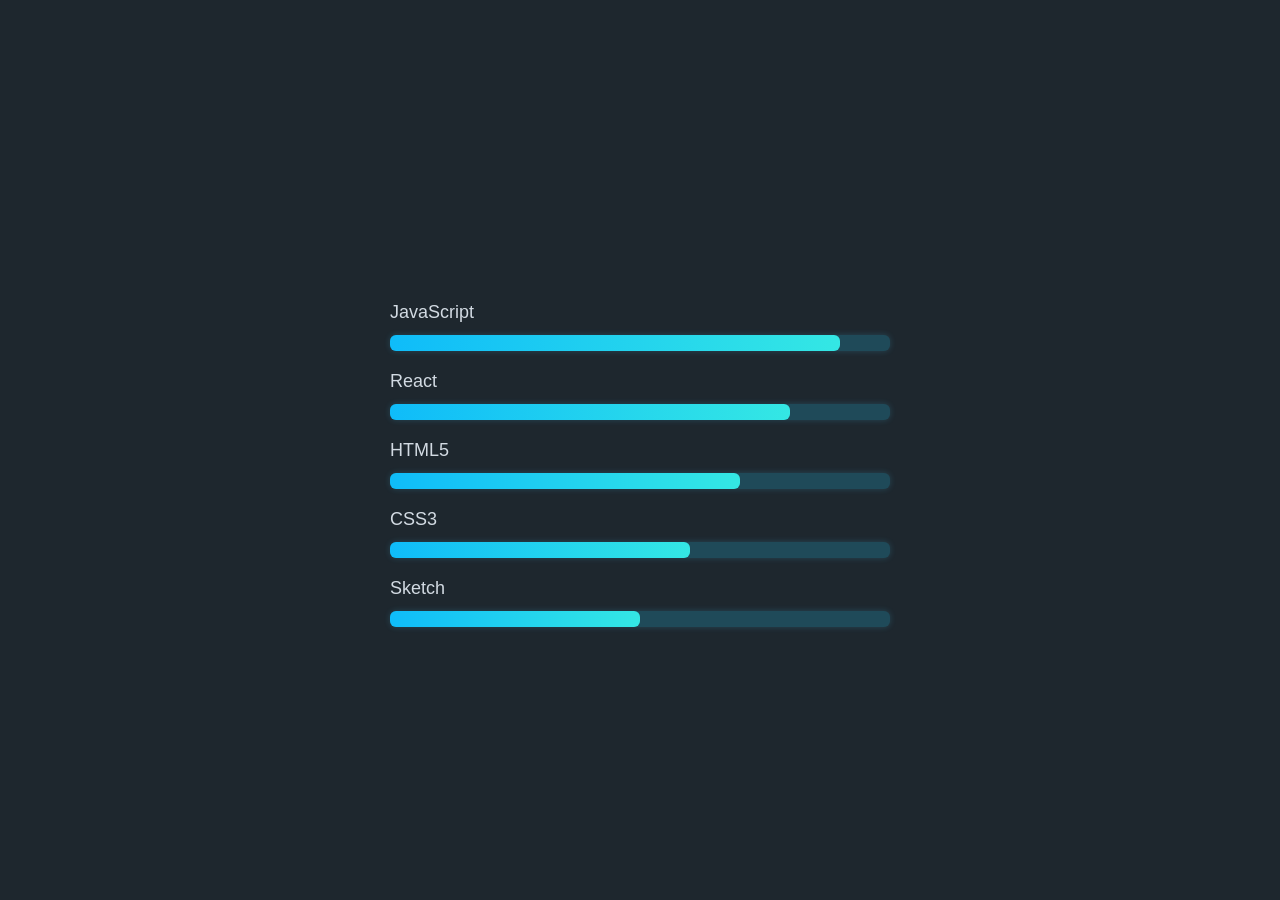
<file: 常用样式/12-skill-progress-bar/index.html>
<!DOCTYPE html>
<html lang="en">
  <head>
    <meta charset="UTF-8" />
    <meta name="viewport" content="width=device-width, initial-scale=1.0" />
    <meta http-equiv="X-UA-Compatible" content="ie=edge" />
    <link rel="stylesheet" href="style.css" />
    <title>技能条</title>
  </head>
  <body>
    <main>
      <ul>
        <li class="js">JavaScript</li>
        <li class="react">React</li>
        <li class="html5">HTML5</li>
        <li class="css3">CSS3</li>
        <li class="sketch">Sketch</li>
      </ul>
    </main>
  </body>
</html>
</file>
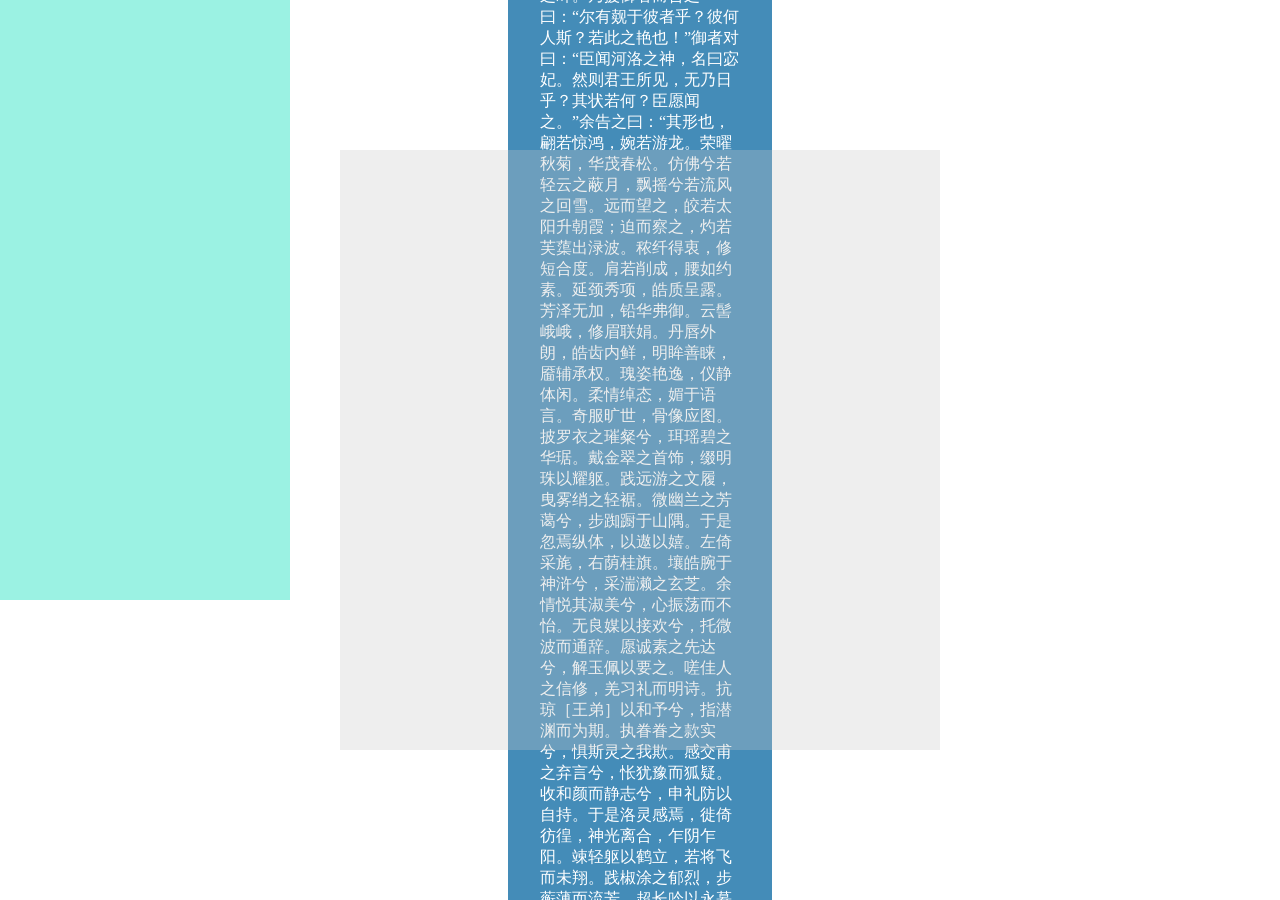
<file: 常用样式/13-css-3d-tutorial/index.html>
<!DOCTYPE html>
<html lang="en">
  <head>
    <meta charset="UTF-8" />
    <meta name="viewport" content="width=device-width, initial-scale=1.0" />
    <meta http-equiv="X-UA-Compatible" content="ie=edge" />
    <link rel="stylesheet" href="style.css" />
    <title>Document</title>
  </head>
  <body>
    <main>
      <div class="wrapper">
        <div class="front"></div>
        <div class="back"></div>
      </div>
      <div class="text">
        <p>
          《洛神赋》是中国三国时期曹魏文学家曹植创作的辞赋名篇。此赋虚构了作者自己与洛神的邂逅和彼此间的思慕爱恋，洛神形象美丽绝伦，人神之恋飘渺迷离，但由于人神道殊而不能结合，最后抒发了无限的悲伤怅惘之情。全篇大致可分为六段：第一段写作者从洛阳回封地时，在恍惚之际看到洛神伫立山崖；第二段写洛神容仪服饰之美；第三段写作者爱慕洛神既识礼仪又善言辞，虽相互赠答，但担心遇合受阻；第四段写洛神为“君王”之诚所感后将来而未至的情状和举动；第五段写洛神来临扈从之多，终以人神道殊，含恨离去；第六段写洛神去后作者对顾望思慕不忍离去的深情。全赋辞采华美，描写细腻，想象丰富，情思绻缱，若有寄托。
        </p>
        <p>
          黄初三年，余朝京师，还济洛川。古人有言，斯水之神，名曰宓妃。感宋玉对楚王神女之事，遂作斯赋。其辞曰：余从京域，言归东藩。背伊阙，越轘辕，经通谷，陵景山。日既西倾，车殆马烦。尔乃税驾乎蘅皋，秣驷乎芝田，容与乎阳林，流眄乎洛川。于是精移神骇，忽焉思散。俯则末察，仰以殊观，睹一丽人，于岩之畔。乃援御者而告之曰：“尔有觌于彼者乎？彼何人斯？若此之艳也！”御者对曰：“臣闻河洛之神，名曰宓妃。然则君王所见，无乃日乎？其状若何？臣愿闻之。”余告之曰：“其形也，翩若惊鸿，婉若游龙。荣曜秋菊，华茂春松。仿佛兮若轻云之蔽月，飘摇兮若流风之回雪。远而望之，皎若太阳升朝霞；迫而察之，灼若芙蕖出渌波。秾纤得衷，修短合度。肩若削成，腰如约素。延颈秀项，皓质呈露。芳泽无加，铅华弗御。云髻峨峨，修眉联娟。丹唇外朗，皓齿内鲜，明眸善睐，靥辅承权。瑰姿艳逸，仪静体闲。柔情绰态，媚于语言。奇服旷世，骨像应图。披罗衣之璀粲兮，珥瑶碧之华琚。戴金翠之首饰，缀明珠以耀躯。践远游之文履，曳雾绡之轻裾。微幽兰之芳蔼兮，步踟蹰于山隅。于是忽焉纵体，以遨以嬉。左倚采旄，右荫桂旗。壤皓腕于神浒兮，采湍濑之玄芝。余情悦其淑美兮，心振荡而不怡。无良媒以接欢兮，托微波而通辞。愿诚素之先达兮，解玉佩以要之。嗟佳人之信修，羌习礼而明诗。抗琼［王弟］以和予兮，指潜渊而为期。执眷眷之款实兮，惧斯灵之我欺。感交甫之弃言兮，怅犹豫而狐疑。收和颜而静志兮，申礼防以自持。于是洛灵感焉，徙倚彷徨，神光离合，乍阴乍阳。竦轻躯以鹤立，若将飞而未翔。践椒涂之郁烈，步蘅薄而流芳。超长吟以永慕兮，声哀厉而弥长。尔乃众灵杂遢，命俦啸侣，或戏清流，或翔神渚，或采明珠，或拾翠羽。从南湘之二妃，携汉滨之游女。叹匏瓜之无匹兮，咏牵牛之独处。扬轻袿之猗靡兮，翳修袖以延伫。休迅飞凫，飘忽若神，陵波微步，罗袜生尘。动无常则，若危若安。进止难期，若往若还。转眄流精，光润玉颜。含辞未吐，气若幽兰。华容婀娜，令我忘餐。于是屏翳收风，川后静波。冯夷鸣鼓，女娲清歌。腾文鱼以警乘，鸣玉鸾以偕逝。六龙俨其齐首，载云车之容裔，鲸鲵踊而夹毂，水禽翔而为卫。于是越北沚。过南冈，纡素领，回清阳，动朱唇以徐言，陈交接之大纲。恨人神之道殊兮，怨盛年之莫当。抗罗袂以掩涕兮，泪流襟之浪浪。悼良会之永绝兮。哀一逝而异乡。无微情以效爱兮，献江南之明。虽潜处于太阳，长寄心于君王。忽不悟其所舍，怅神宵而蔽光。于是背下陵高，足往神留，遗情想像，顾望怀愁。冀灵体之复形，御轻舟而上溯。浮长川而忘返，思绵绵督。夜耿耿而不寐，沾繁霜而至曙。命仆夫而就驾，吾将归乎东路。揽騑辔以抗策，怅盘桓而不能去。
        </p>
      </div>
    </main>
  </body>
</html>
</file>
<file: HTML CSS 爱心怦怦跳/css/index.css>
*{
    padding: 0;
    margin: 0;
}
body{
    display: flex;
    justify-content: center;
    align-items: center;
    height: 100vh;
    background-color: #000;
}
ul{
    position: relative;
    display: flex;
    height: 200px;
}
ul::after{
    content: '爱心怦怦跳';
    position: absolute;
    top: 0;
    left: 50%;
    color: darkturquoise;
    font-size: 30px;
    font-weight: 700;
    transform: translate(-50%,-700%);
}
li{
    width: 20px;
    height: 20px;
    border-radius: 10px;
    margin: 0 10px;
}
li:nth-child(1){
    background-color: red;
    animation: love1 5s 0s infinite;
}
li:nth-child(2){
    background-color: darkturquoise;
    animation: love2 5s 0.2s infinite;
}
li:nth-child(3){
    background-color: darksalmon;
    animation: love3 5s 0.4s infinite;
}
li:nth-child(4){
    background-color: deeppink;
    animation: love4 5s 0.6s infinite;
}
li:nth-child(5){
    background-color: yellow;
    animation: love5 5s 0.8s infinite;
}
li:nth-child(6){
    background-color: deeppink;
    animation: love4 5s 1s infinite;
}

li:nth-child(7) {
    background-color: darksalmon;
    animation: love3 5s 1.2s infinite;
}

li:nth-child(8) {
    background-color: darkturquoise;
    animation: love2 5s 1.4s infinite;
}

li:nth-child(9) {
    background-color: red;
    animation: love1 5s 1.6s infinite;
}
/* 下面定义动画 */
@keyframes love1{
    30%,50%{
        height: 60px;
        transform: translateY(-30px);
    }
    70%,100%{
        height: 20px;
        transform: translateY(0);
    }
}

@keyframes love2 {

    30%,
    50% {
        height: 125px;
        transform: translateY(-60px);
    }

    70%,
    100% {
        height: 20px;
        transform: translateY(0);
    }
}

@keyframes love3 {

    30%,
    50% {
        height: 160px;
        transform: translateY(-75px);
    }

    70%,
    100% {
        height: 20px;
        transform: translateY(0);
    }
}

@keyframes love4 {

    30%,
    50% {
        height: 180px;
        transform: translateY(-60px);
    }

    70%,
    100% {
        height: 20px;
        transform: translateY(0);
    }
}

@keyframes love5 {

    30%,
    50% {
        height: 200px;
        transform: translateY(-45px);
    }

    70%,
    100% {
        height: 20px;
        transform: translateY(0);
    }
}
</file>
<file: 常用样式/style.css>
html,
body {
  margin: 0;
  font-family: "PingFang SC", "Microsoft Yahei", sans-serif;
}

* {
  box-sizing: border-box;
}

ul,
li {
  padding: 0;
  margin: 0;
}

li {
  list-style: none;
}

main {
  display: flex;
  align-items: flex-start;
  justify-content: flex-start;
  flex-wrap: wrap;
  min-height: 100vh;
  width: 100vw;
  padding: 5vmin;
  background: #2a1c3a; /* fallback for old browsers */
  background: linear-gradient(to right, #2a1c3a, #2d2a4a);
}

.card {
  border-radius: 12px;
  width: 350px;
  margin: 18px;
  padding: 18px 36px;
  box-shadow: 0 0 24px rgba(15, 6, 60, 0.88);
  background: rgb(65, 61, 97);
}

ul li {
  margin: 18px 0;
}

li a {
  display: block;
  color: #d8d1ff;
  text-shadow: 0 0 2px rgba(180, 124, 117, 0.4);
  text-decoration: none;
  text-align: left;
  font-size: 18px;
  padding: 8px 24px;
  border-radius: 6px;
  background: #efefef0f;
}

@media screen and (max-width: 860px) {
  main {
    padding: 2vmin;
    justify-content: center;
  }
  .card {
    /* width: 350px; */
    padding: 2rem;
    margin: 1rem;
  }
  li a {
    padding: 1rem;
  }
}
</file>
<file: 常用样式/01-social-icon-hover-glow-effect/style.css>
html,
body {
  margin: 0;
}

* {
  box-sizing: border-box;
}

ul,
li {
  margin: 0;
  padding: 0;
}

li {
  list-style: none;
}

main {
  display: flex;
  align-items: center;
  justify-content: center;
  width: 100vw;
  height: 100vh;
  position: relative;
  background: #2c3a47;
  z-index: 25;
}

ul {
  display: flex;
}

ul li {
  margin: 0 18px;
}

li a {
  position: relative;
  display: block;
  color: white;
  width: 64px;
  height: 64px;
  font-size: 36px;
  text-align: center;
  line-height: 66px;
  border-radius: 50%;
  background: #2c3a47;
  transition: 0.6s;
}

li a:hover {
  text-shadow: 0 0 4px #25ccf7;
}

li a::before {
  content: "";
  position: absolute;
  width: 100%;
  height: 100%;
  top: 0;
  left: 0;
  border-radius: 50%;
  background: #25ccf7;
  transition: 0.6s;
  transform: scale(0.8);
  z-index: -1;
}

li a:hover::before {
  box-shadow: 0 0 14px 2px #25ccf7;
  transform: scale(1.05);
}

/* bilibili */
.svg-icon {
  transition: 0.6s;
  filter: invert(1);
}

li a:hover .svg-icon {
  filter: invert(1) drop-shadow(0 0 2px rgb(37, 204, 247));
}

@media screen and (max-width: 512px) {
  ul {
    flex-direction: column;
  }

  ul li {
    margin: 18px 0;
  }
}
</file>
<file: 常用样式/02-login-form-glass-effect/style.css>
html,
body {
  margin: 0;
  font-family: "PingFang SC", "Microsoft Yahei", sans-serif;
}

.container {
  width: 100vw;
  height: 100vh;
  display: flex;
  align-items: center;
  justify-content: center;
  background: url("./background.jpeg") fixed no-repeat;
  background-size: cover;
}

.login-form {
  width: 240px;
  height: 220px;
  display: flex;
  flex-direction: column;
  padding: 40px;
  text-align: center;
  position: relative;
  z-index: 100;
  background: inherit;
  border-radius: 18px;
  overflow: hidden; /* 隐藏多余的模糊效果 */
}

.login-form::before {
  content: "";
  width: calc(100% + 20px);
  height: calc(100% + 20px);
  position: absolute;
  top: -10px;
  left: -10px;
  overflow: hidden;
  background: inherit;
  box-shadow: inset 0 0 0 200px rgba(255, 255, 255, 0.25);
  filter: blur(6px);
  z-index: -1;
}

.login-form h2 {
  font-size: 18px;
  font-weight: 400;
  color: #3d5245;
}

.login-form input,
.login-form button {
  margin: 6px 0;
  height: 36px;
  border: none;
  background-color: rgba(255, 255, 255, 0.3);
  border-radius: 4px;
  padding: 0 14px;
  color: #3d5245;
}

.login-form input::placeholder {
  color: #3d5245;
}

/* 补充，取消选中高亮蓝框 */
.login-form button:focus,
.login-form input:focus {
  outline: 0;
}

.login-form button {
  margin-top: 24px;
  background-color: rgba(57, 88, 69, 0.4);
  color: white;
  position: relative;
  overflow: hidden;
  cursor: pointer;
  transition: 0.4s;
}

.login-form button:hover {
  background-color: rgba(12, 80, 38, 0.67);
}

.login-form button:focus {
  outline: 0;
}

.login-form button::before,
.login-form button::after {
  content: "";
  display: block;
  width: 80px;
  height: 100%;
  background: rgba(179, 255, 210, 0.5);
  opacity: 0.5;
  position: absolute;
  top: 0;
  left: 0;
  transform: skewX(-15deg);
  filter: blur(30px);
  overflow: hidden;
  transform: translateX(-100px);
}

.login-form button::after {
  width: 40px;
  background: rgba(179, 255, 210, 0.3);
  left: 60px;
  opacity: 0;
  filter: blur(5px);
}

.login-form button:hover::before {
  transition: 1s;
  transform: translateX(320px);
  opacity: 0.7;
}

.login-form button:hover::after {
  transition: 1s;
  transform: translateX(320px);
  opacity: 1;
}
</file>
<file: 常用样式/04-svg-text-drawing-effect/style.css>
body {
  background: #2f3542;
}

.container {
  display: flex;
  align-items: center;
  justify-content: center;
  height: 100vh;
  width: 100vw;
}

.logo_text {
  font-family: "PingFang SC";
  font-size: 84px;
  fill: none;
  stroke: url("#geekColor");
  stroke-width: 1;
  stroke-dasharray: 10 800;
  stroke-dashoffset: 10;

  animation: 3s linear 0s drawing forwards;
}

/* 绘画动画 */
@keyframes drawing {
  to {
    stroke-dasharray: 800;
    stroke-dashoffset: 0;
  }
}
</file>
<file: 常用样式/08-parallax-scrolling/style.css>
html,
body {
  margin: 0;
  font-family: Helvetica, "PingFang SC", "Microsoft Yahei", sans-serif;
}

* {
  box-sizing: border-box;
}

html {
  /* 需隐藏最外层不可见区域以使视差生效 */
  overflow: hidden;
}

body {
  /* 开启3d空间，数值越小3D效果越大 */
  perspective: 1px;
  /* 在3D空间进行transform */
  transform-style: preserve-3d;
  overflow-x: hidden;
  overflow-y: auto;
  /* 需要设置高度以使时差生效 */
  height: 100vh;
}

header {
  display: flex;
  align-items: center;
  justify-content: center;
  position: relative;
  transform-style: inherit;
  /* 需要设置高度以使时差生效 */
  height: 100vh;
}

header h1 {
  background-color: rgba(0, 0, 0, 0.7);
  color: white;
  padding: 1em 4em;
  font-size: 3em;
}

header::before {
  position: absolute;
  content: "";
  display: block;
  top: 0;
  bottom: 0;
  left: 0;
  right: 0;
  background-image: url(https://images.pexels.com/photos/2310815/pexels-photo-2310815.jpeg?cs=srgb&dl=photo-of-opened-metal-windows-2310815.jpg&fm=jpg);
  background-size: cover;
  /* 核心，按z轴向远处移动1px，大小会缩小一倍，使用scale放大到原图大小 */
  transform: translateZ(-1px) scale(2);
  z-index: -1;
}

main {
  display: flex;
  justify-content: center;
  position: relative;
  background-color: #222f3e;
}

article {
  width: 90vw;
  max-width: 960px;
  padding: 6em 0;
  color: white;
  font-size: 18px;
  text-align: justify;
  letter-spacing: 0.075em;
  text-indent: 2em;
  line-height: 1.8em;
}

/* 屏幕适配 */

@media screen and (max-width: 1024px) {
  header h1 {
    font-size: 2.5em;
    padding: 1em 1.5em;
  }
}

@media screen and (max-width: 600px) {
  header h1 {
    font-size: 1.5em;
    padding: 1em 1em;
  }

  article {
    font-size: 1em;
  }
}
</file>
<file: 常用样式/09-japanese-pronunciation/style.css>
html,
body {
  margin: 0;
  font-family: "PingFang TC", "Microsoft Yahei", sans-serif;
}

* {
  box-sizing: border-box;
}

body {
  background-color: #1e272e;
  min-width: 375px;
}

main {
  background: url("[data-uri]");
  display: flex;
  align-items: center;
  justify-content: center;
  min-height: 100vh;
  padding: 40px;
}

.row {
  display: flex;
  /* 应用粉笔特效图案 */
  filter: url(#chalk);
}

.pro-card-wrapper {
  /* 开启3D空间 */
  perspective: 300px;
}

.pro-card {
  /* 基础布局 */
  width: 180px;
  height: 180px;
  margin: 4px;
  font-size: 48px;
  position: relative;
  text-align: center;

  /* 翻转特效时间 */
  transition: transform 0.8s;
  /* 保留3D空间 */
  transform-style: preserve-3d;
}

/* 假名 */
.hiragana,
.katakana {
  position: absolute;
  width: 100%;
  height: 100%;
  display: flex;
  flex-direction: column;
  align-items: center;
  justify-content: center;
  /* 隐藏3D的背面 */
  backface-visibility: hidden;
  border: 1px solid #d2dae2;
  color: white;
}

/* 翻转卡片 */
.katakana {
  transform: rotateY(180deg);
}

.pro-card-wrapper:hover .pro-card {
  transform: rotateY(180deg);
}

/* 屏幕适配 */
@media screen and (max-width: 960px) {
  .pro-card {
    width: 120px;
    height: 120px;
    font-size: 36px;
  }
}

@media screen and (max-width: 650px) {
  .pro-card {
    width: 80px;
    height: 80px;
    font-size: 24px;
  }
  /* 屏幕小于650px特效会影响阅读，取消 */
  .row {
    filter: none;
  }

  .hiragana,
  .katakana {
    border: none;
    background: rgba(255, 255, 255, 0.1);
  }
}

@media screen and (max-width: 460px) {
  .pro-card {
    width: 60px;
    height: 60px;
    font-size: 20px;
  }
}
</file>
<file: 常用样式/12-skill-progress-bar/style.css>
html,
body {
  padding: 0;
  margin: 0;
  font-family: sans-serif;
}

* {
  box-sizing: border-box;
}

ul,
li {
  margin: 0;
  padding: 0;
}

main {
  display: flex;
  align-items: center;
  justify-content: center;
  height: 100vh;
  background-color: #1e272e;
}

ul {
  width: 500px;
}

li {
  list-style: none;
  color: #d2dae2;
  font-size: 18px;
  margin: 48px 0;
  position: relative;
}

li::before,
li::after {
  content: "";
  display: block;
  height: 16px;
  width: 100%;
  background-color: #1f4a59;
  position: absolute;
  bottom: -28px;
  border-radius: 6px;
}

li::before {
  box-shadow: 0 0 6px rgba(75, 207, 250, 0.2);
}

li::after {
  background-image: linear-gradient(90deg, #0fbcf9, #34e7e4);
}

li::after {
  animation-duration: 1.2s;
  animation-fill-mode: forwards;
  animation-timing-function: ease-in-out;
}

.js::after {
  animation-name: js;
}

.react::after {
  animation-name: react;
}

.html5::after {
  animation-name: html5;
}

.css3::after {
  animation-name: css3;
}

.sketch::after {
  animation-name: sketch;
}

@keyframes js {
  from {
    width: 0;
  }
  to {
    width: 90%;
  }
}

@keyframes react {
  from {
    width: 0;
  }
  to {
    width: 80%;
  }
}

@keyframes html5 {
  from {
    width: 0;
  }
  to {
    width: 70%;
  }
}

@keyframes css3 {
  from {
    width: 0;
  }
  to {
    width: 60%;
  }
}

@keyframes sketch {
  from {
    width: 0;
  }
  to {
    width: 50%;
  }
}
</file>
<file: 常用样式/13-css-3d-tutorial/style.css>
html,
body {
  margin: 0;
  padding: 0;
}

* {
  box-sizing: border-box;
}

main {
  display: flex;
  align-items: center;
  justify-content: center;
  height: 100vh;
  overflow-y: auto;
  /* https://drafts.csswg.org/css-transforms-2/#perspective-matrix-computation */
  perspective: 50px;
  /* background-color: rgba(200, 200, 200, 0.3); */
  transform-style: preserve-3d;
  /* transform: rotateX(-75deg); */
}

.wrapper {
  position: absolute;
  width: 600px;
  height: 600px;
  background-color: rgba(200, 200, 200, 0.3);
}

.front,
.back {
  width: 300px;
  height: 300px;
  position: absolute;
}

.front {
  background-color: rgba(7, 223, 184, 0.4);
  transform: translateZ(-50px) translateX(-500px) scale(2);
}

.back {
  background-color: rgba(255, 163, 83, 0.4);
  transform: translateZ(-350px) translateX(3000px) scale(8);
  /* transform-origin: center center -300px; */
  /* animation: 5s linear rotate infinite; */
  /* animation: 5s linear translateBack infinite; */
}

@keyframes translateBack {
  from {
    transform: rotateY(0deg) translateZ(-1px);
  }
  to {
    transform: rotateY(80deg) translateZ(-1px);
  }
}

@keyframes rotate {
  from {
    transform: rotateY(0);
  }
  to {
    transform: rotateY(360deg);
  }
}

.text {
  background-color: #448cb8;
  padding: 2em;
  font-family: "PingFang SC";
}
p {
  width: 200px;
  color: white;
}
</file>
